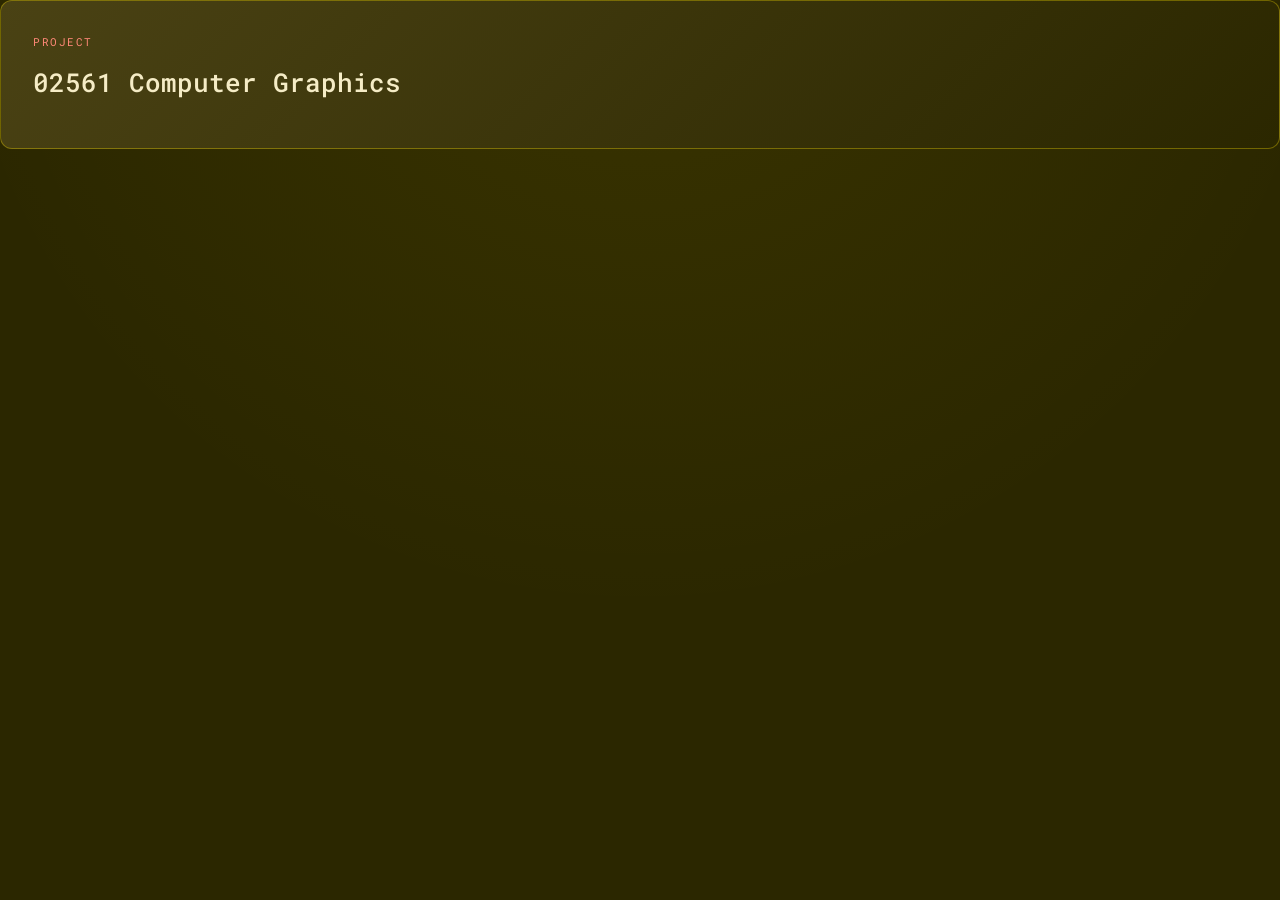
<file: index.html>
<html lang="en"><head>
    <meta charset="UTF-8">
    <meta name="viewport" content="width=device-width, initial-scale=1.0">

    <link rel="stylesheet" href="computergraphics/general.css">

    <title>Computer Graphics</title>

</head>
<body>

    <h1></h1>
    <a class="card card--feature" href="computergraphics/index.html">
        <span class="card-tag">Project</span>
        <h3>02561 Computer Graphics</h3>
        <span class="card-arrow">&rarr;</span>
    </a>
</body></html>
</file>
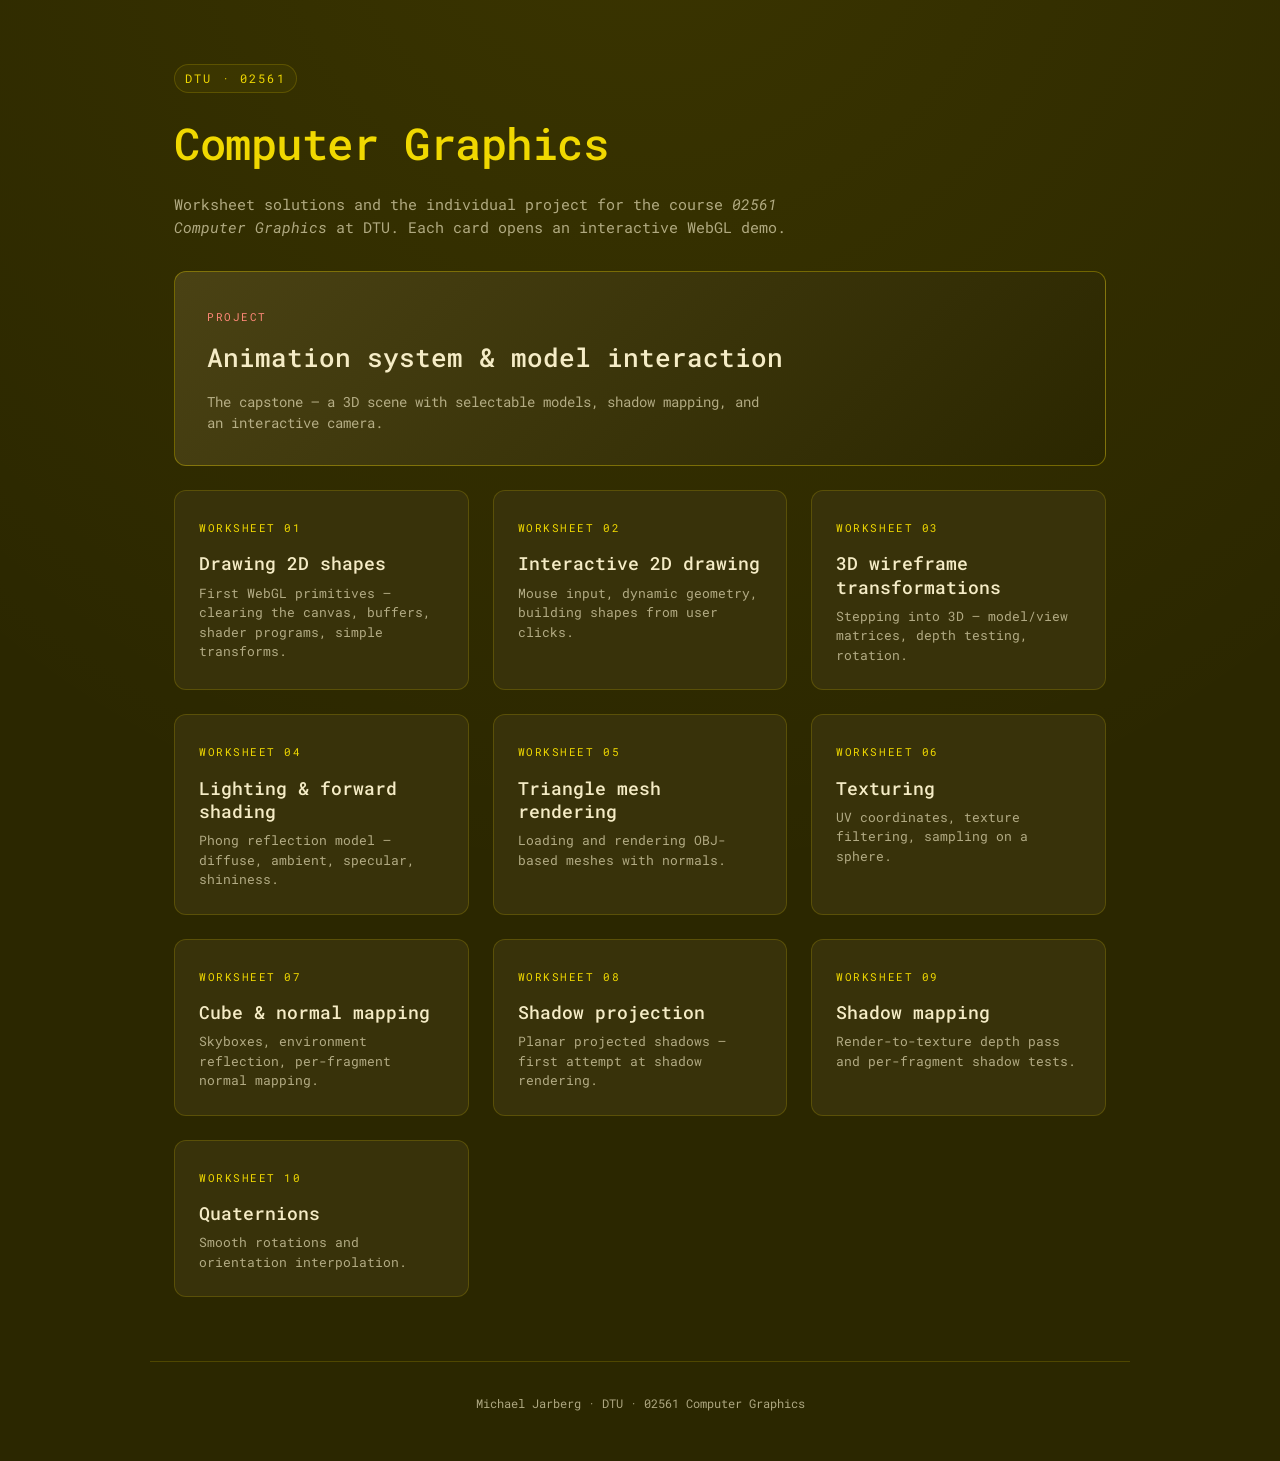
<file: computergraphics/index.html>
<!doctype html>
<html lang="en">
<head>
    <meta charset="UTF-8">
    <meta name="viewport" content="width=device-width, initial-scale=1.0">
    <link rel="stylesheet" href="general.css">
    <title>02561 Computer Graphics</title>
</head>
<body>

<header class="site-header">
    <span class="eyebrow">DTU &middot; 02561</span>
    <h1>Computer Graphics</h1>
    <p>Worksheet solutions and the individual project for the course <em>02561 Computer Graphics</em> at DTU. Each card opens an interactive WebGL demo.</p>
</header>

<main class="cards">

    <a class="card card--feature" href="Project/">
        <span class="card-tag">Project</span>
        <h3>Animation system &amp; model interaction</h3>
        <p>The capstone &mdash; a 3D scene with selectable models, shadow mapping, and an interactive camera.</p>
        <span class="card-arrow">&rarr;</span>
    </a>

    <a class="card" href="Worksheet01/">
        <span class="card-tag">Worksheet 01</span>
        <h3>Drawing 2D shapes</h3>
        <p>First WebGL primitives &mdash; clearing the canvas, buffers, shader programs, simple transforms.</p>
        <span class="card-arrow">&rarr;</span>
    </a>

    <a class="card" href="Worksheet02/">
        <span class="card-tag">Worksheet 02</span>
        <h3>Interactive 2D drawing</h3>
        <p>Mouse input, dynamic geometry, building shapes from user clicks.</p>
        <span class="card-arrow">&rarr;</span>
    </a>

    <a class="card" href="Worksheet03/">
        <span class="card-tag">Worksheet 03</span>
        <h3>3D wireframe transformations</h3>
        <p>Stepping into 3D &mdash; model/view matrices, depth testing, rotation.</p>
        <span class="card-arrow">&rarr;</span>
    </a>

    <a class="card" href="Worksheet04/">
        <span class="card-tag">Worksheet 04</span>
        <h3>Lighting &amp; forward shading</h3>
        <p>Phong reflection model &mdash; diffuse, ambient, specular, shininess.</p>
        <span class="card-arrow">&rarr;</span>
    </a>

    <a class="card" href="Worksheet05/">
        <span class="card-tag">Worksheet 05</span>
        <h3>Triangle mesh rendering</h3>
        <p>Loading and rendering OBJ-based meshes with normals.</p>
        <span class="card-arrow">&rarr;</span>
    </a>

    <a class="card" href="Worksheet06/">
        <span class="card-tag">Worksheet 06</span>
        <h3>Texturing</h3>
        <p>UV coordinates, texture filtering, sampling on a sphere.</p>
        <span class="card-arrow">&rarr;</span>
    </a>

    <a class="card" href="Worksheet07/">
        <span class="card-tag">Worksheet 07</span>
        <h3>Cube &amp; normal mapping</h3>
        <p>Skyboxes, environment reflection, per-fragment normal mapping.</p>
        <span class="card-arrow">&rarr;</span>
    </a>

    <a class="card" href="Worksheet08/">
        <span class="card-tag">Worksheet 08</span>
        <h3>Shadow projection</h3>
        <p>Planar projected shadows &mdash; first attempt at shadow rendering.</p>
        <span class="card-arrow">&rarr;</span>
    </a>

    <a class="card" href="Worksheet09/">
        <span class="card-tag">Worksheet 09</span>
        <h3>Shadow mapping</h3>
        <p>Render-to-texture depth pass and per-fragment shadow tests.</p>
        <span class="card-arrow">&rarr;</span>
    </a>

    <a class="card" href="Worksheet10/">
        <span class="card-tag">Worksheet 10</span>
        <h3>Quaternions</h3>
        <p>Smooth rotations and orientation interpolation.</p>
        <span class="card-arrow">&rarr;</span>
    </a>

</main>

<footer class="site-footer">
    Michael Jarberg &middot; DTU &middot; 02561 Computer Graphics
</footer>

</body>
</html>
</file>
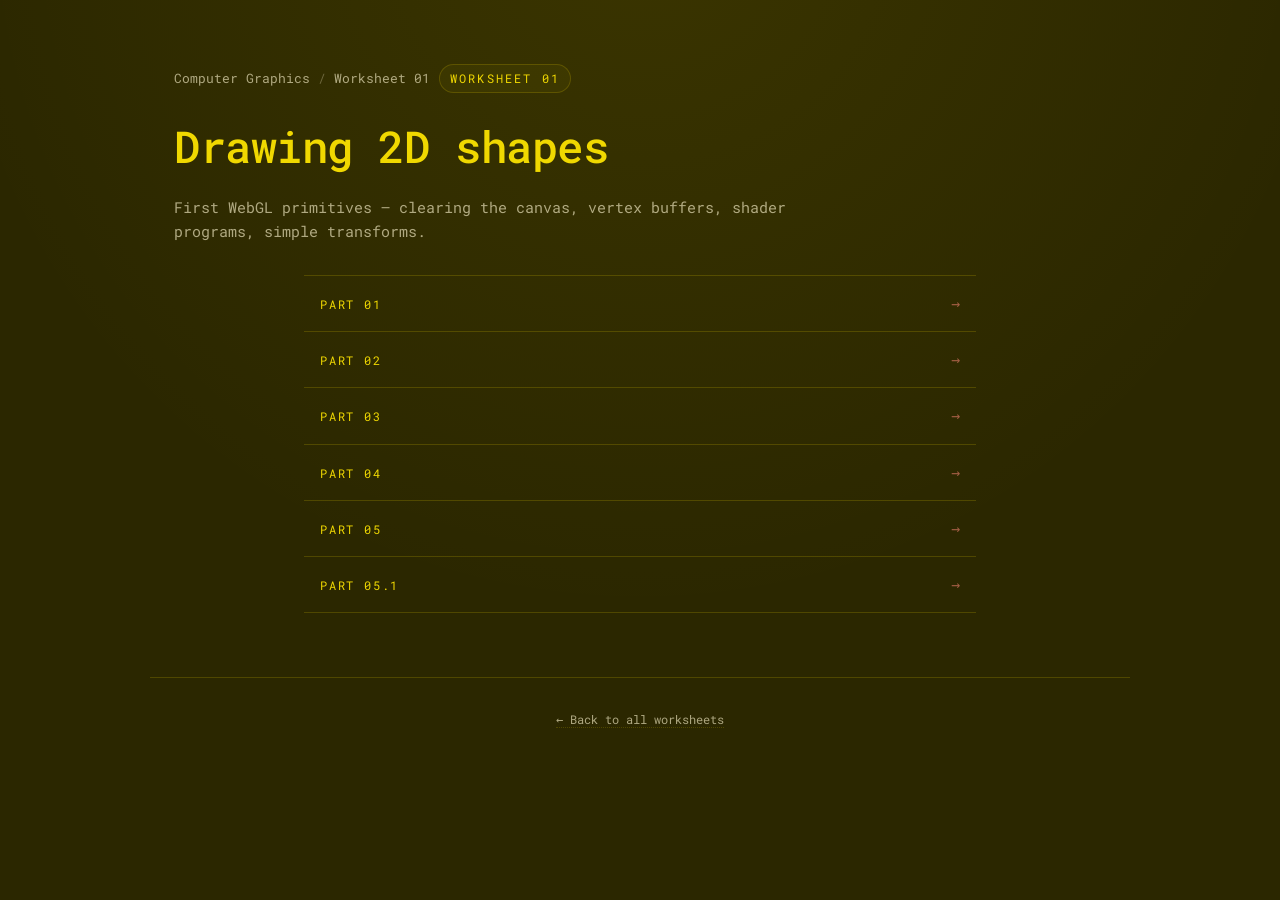
<file: computergraphics/Worksheet01/index.html>
<!doctype html>
<html lang="en">
<head>
    <meta charset="UTF-8">
    <meta name="viewport" content="width=device-width, initial-scale=1.0">
    <link rel="stylesheet" href="../general.css">
    <title>Worksheet 01 &middot; Computer Graphics</title>
</head>
<body>

<header class="site-header">
    <div class="breadcrumb">
        <a href="../">Computer Graphics</a>
        <span class="sep">/</span>
        <span>Worksheet 01</span>
    </div>
    <span class="eyebrow">Worksheet 01</span>
    <h1>Drawing 2D shapes</h1>
    <p>First WebGL primitives &mdash; clearing the canvas, vertex buffers, shader programs, simple transforms.</p>
</header>

<ul class="parts-list">
    <li><a href="part01/main"><span><span class="part-num">PART 01</span></span><span class="part-arrow">&rarr;</span></a></li>
    <li><a href="part02/main"><span><span class="part-num">PART 02</span></span><span class="part-arrow">&rarr;</span></a></li>
    <li><a href="part03/main"><span><span class="part-num">PART 03</span></span><span class="part-arrow">&rarr;</span></a></li>
    <li><a href="part04/main"><span><span class="part-num">PART 04</span></span><span class="part-arrow">&rarr;</span></a></li>
    <li><a href="part05/main"><span><span class="part-num">PART 05</span></span><span class="part-arrow">&rarr;</span></a></li>
    <li><a href="part05_01/main"><span><span class="part-num">PART 05.1</span></span><span class="part-arrow">&rarr;</span></a></li>
</ul>

<footer class="site-footer">
    <a href="../">&larr; Back to all worksheets</a>
</footer>

</body>
</html>
</file>
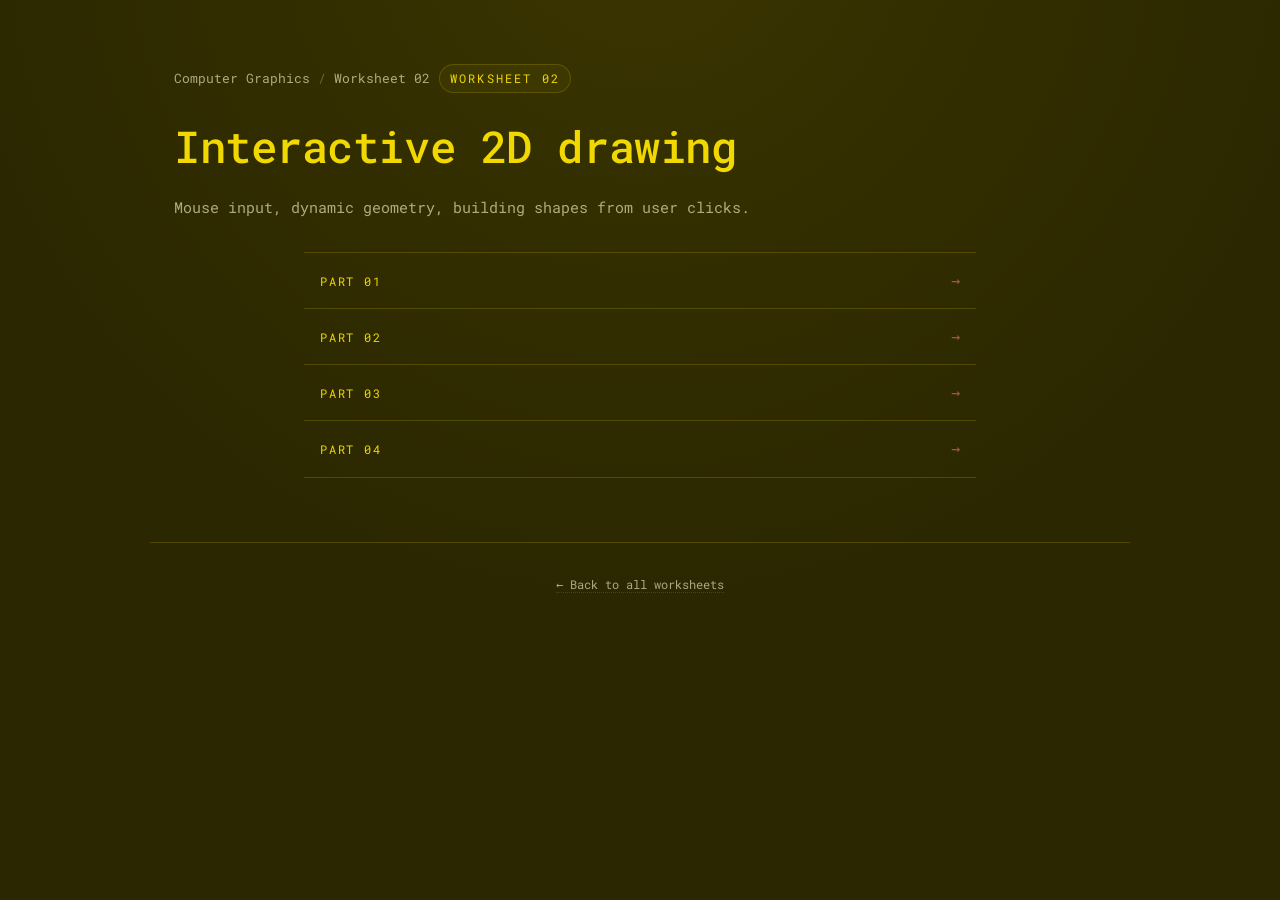
<file: computergraphics/Worksheet02/index.html>
<!doctype html>
<html lang="en">
<head>
    <meta charset="UTF-8">
    <meta name="viewport" content="width=device-width, initial-scale=1.0">
    <link rel="stylesheet" href="../general.css">
    <title>Worksheet 02 &middot; Computer Graphics</title>
</head>
<body>

<header class="site-header">
    <div class="breadcrumb">
        <a href="../">Computer Graphics</a>
        <span class="sep">/</span>
        <span>Worksheet 02</span>
    </div>
    <span class="eyebrow">Worksheet 02</span>
    <h1>Interactive 2D drawing</h1>
    <p>Mouse input, dynamic geometry, building shapes from user clicks.</p>
</header>

<ul class="parts-list">
    <li><a href="part01/main"><span><span class="part-num">PART 01</span></span><span class="part-arrow">&rarr;</span></a></li>
    <li><a href="part02/main"><span><span class="part-num">PART 02</span></span><span class="part-arrow">&rarr;</span></a></li>
    <li><a href="part03/main"><span><span class="part-num">PART 03</span></span><span class="part-arrow">&rarr;</span></a></li>
    <li><a href="part04/main"><span><span class="part-num">PART 04</span></span><span class="part-arrow">&rarr;</span></a></li>
</ul>

<footer class="site-footer">
    <a href="../">&larr; Back to all worksheets</a>
</footer>

</body>
</html>
</file>
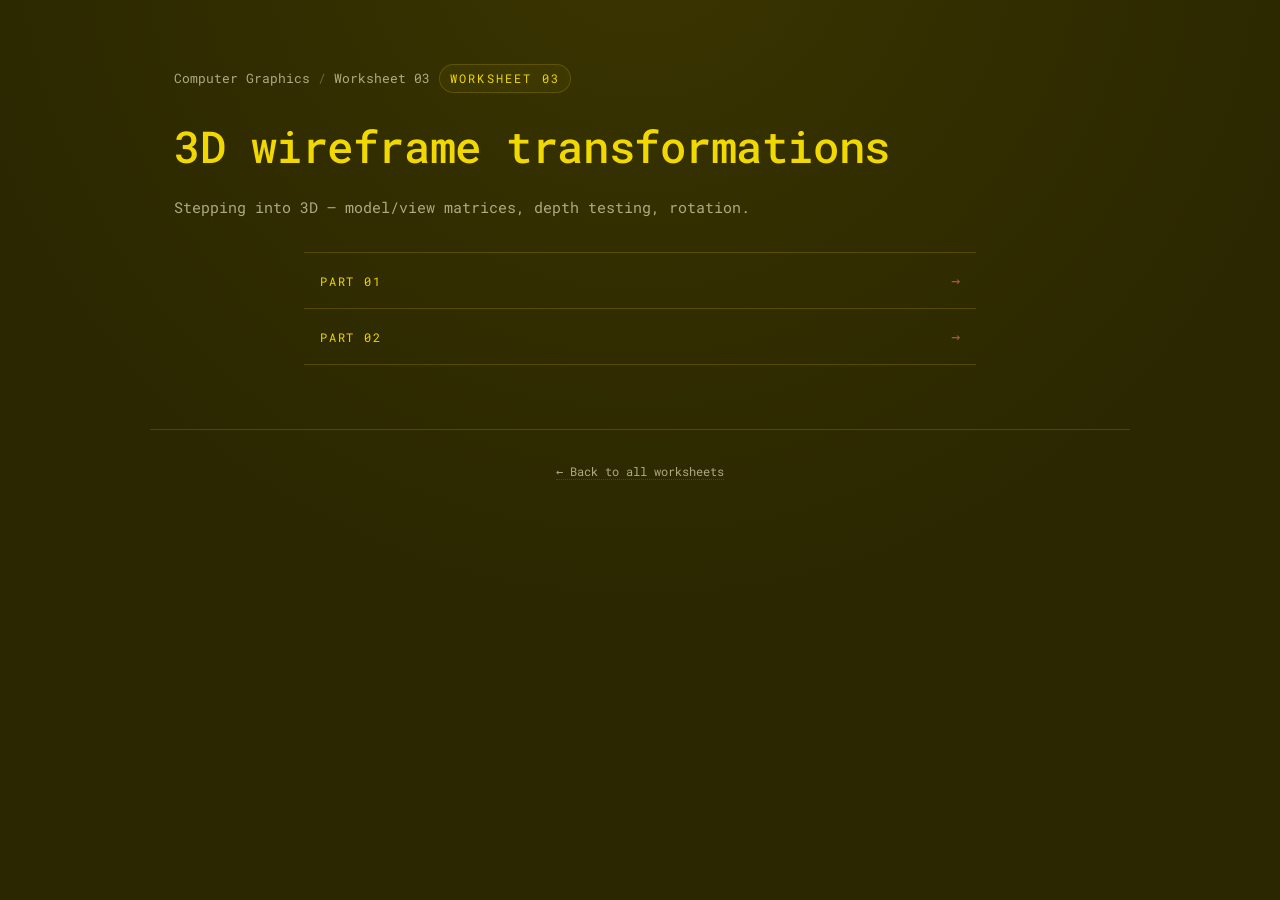
<file: computergraphics/Worksheet03/index.html>
<!doctype html>
<html lang="en">
<head>
    <meta charset="UTF-8">
    <meta name="viewport" content="width=device-width, initial-scale=1.0">
    <link rel="stylesheet" href="../general.css">
    <title>Worksheet 03 &middot; Computer Graphics</title>
</head>
<body>

<header class="site-header">
    <div class="breadcrumb">
        <a href="../">Computer Graphics</a>
        <span class="sep">/</span>
        <span>Worksheet 03</span>
    </div>
    <span class="eyebrow">Worksheet 03</span>
    <h1>3D wireframe transformations</h1>
    <p>Stepping into 3D &mdash; model/view matrices, depth testing, rotation.</p>
</header>

<ul class="parts-list">
    <li><a href="part01/main"><span><span class="part-num">PART 01</span></span><span class="part-arrow">&rarr;</span></a></li>
    <li><a href="part02/main"><span><span class="part-num">PART 02</span></span><span class="part-arrow">&rarr;</span></a></li>
</ul>

<footer class="site-footer">
    <a href="../">&larr; Back to all worksheets</a>
</footer>

</body>
</html>
</file>
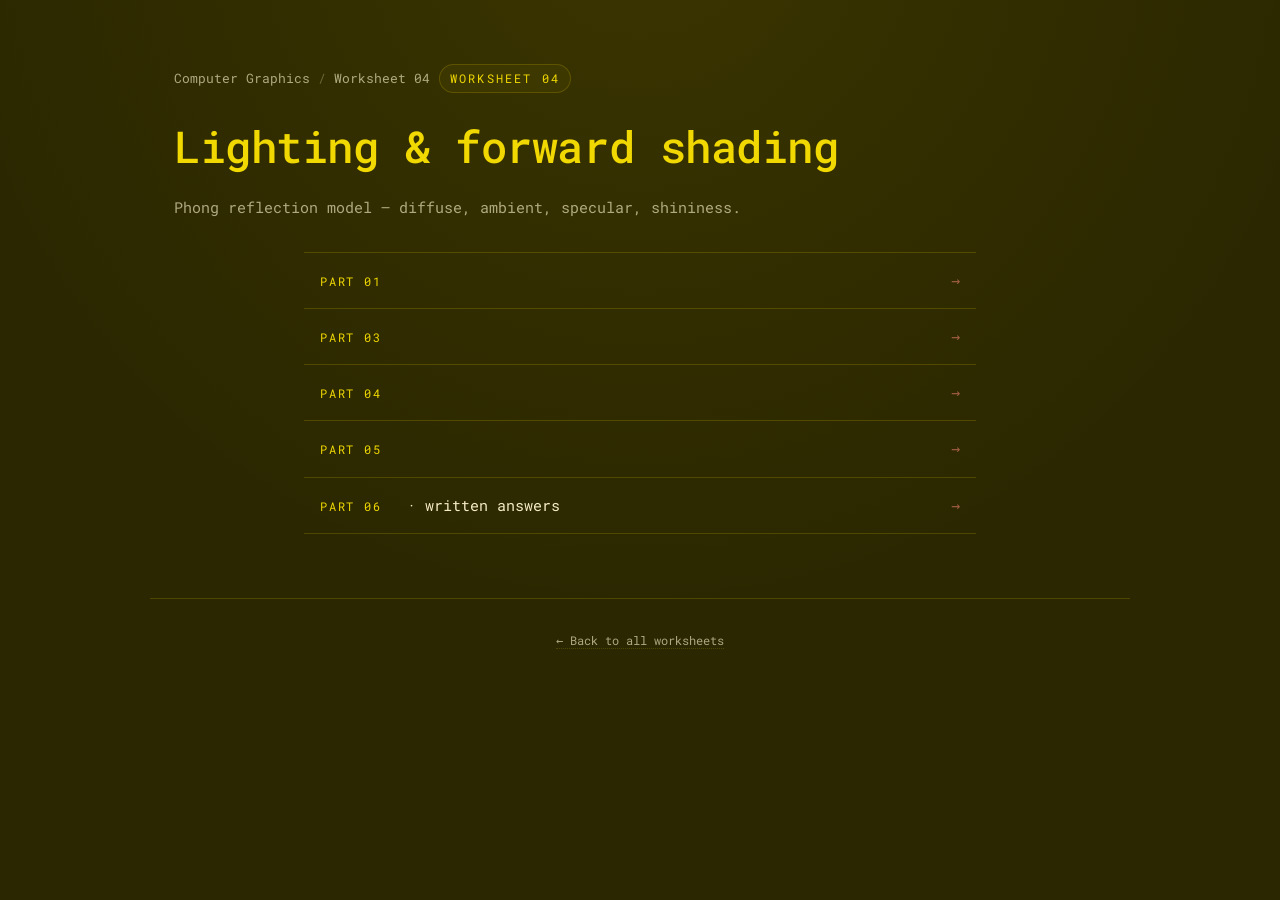
<file: computergraphics/Worksheet04/index.html>
<!doctype html>
<html lang="en">
<head>
    <meta charset="UTF-8">
    <meta name="viewport" content="width=device-width, initial-scale=1.0">
    <link rel="stylesheet" href="../general.css">
    <title>Worksheet 04 &middot; Computer Graphics</title>
</head>
<body>

<header class="site-header">
    <div class="breadcrumb">
        <a href="../">Computer Graphics</a>
        <span class="sep">/</span>
        <span>Worksheet 04</span>
    </div>
    <span class="eyebrow">Worksheet 04</span>
    <h1>Lighting &amp; forward shading</h1>
    <p>Phong reflection model &mdash; diffuse, ambient, specular, shininess.</p>
</header>

<ul class="parts-list">
    <li><a href="part01/main"><span><span class="part-num">PART 01</span></span><span class="part-arrow">&rarr;</span></a></li>
    <li><a href="part03/main"><span><span class="part-num">PART 03</span></span><span class="part-arrow">&rarr;</span></a></li>
    <li><a href="part04/main"><span><span class="part-num">PART 04</span></span><span class="part-arrow">&rarr;</span></a></li>
    <li><a href="part05/main"><span><span class="part-num">PART 05</span></span><span class="part-arrow">&rarr;</span></a></li>
    <li><a href="part06/main"><span><span class="part-num">PART 06</span> &middot; written answers</span><span class="part-arrow">&rarr;</span></a></li>
</ul>

<footer class="site-footer">
    <a href="../">&larr; Back to all worksheets</a>
</footer>

</body>
</html>
</file>
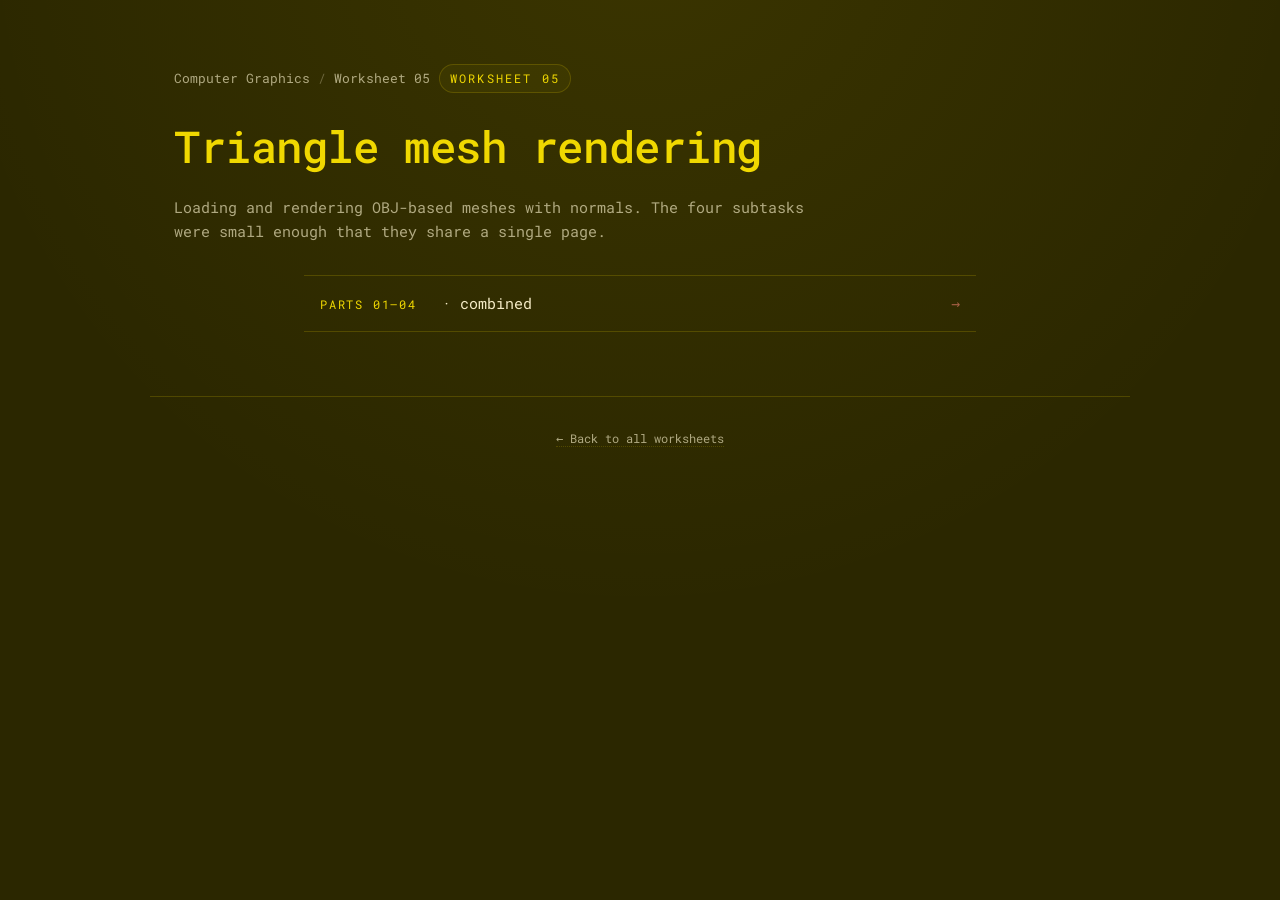
<file: computergraphics/Worksheet05/index.html>
<!doctype html>
<html lang="en">
<head>
    <meta charset="UTF-8">
    <meta name="viewport" content="width=device-width, initial-scale=1.0">
    <link rel="stylesheet" href="../general.css">
    <title>Worksheet 05 &middot; Computer Graphics</title>
</head>
<body>

<header class="site-header">
    <div class="breadcrumb">
        <a href="../">Computer Graphics</a>
        <span class="sep">/</span>
        <span>Worksheet 05</span>
    </div>
    <span class="eyebrow">Worksheet 05</span>
    <h1>Triangle mesh rendering</h1>
    <p>Loading and rendering OBJ-based meshes with normals. The four subtasks were small enough that they share a single page.</p>
</header>

<ul class="parts-list">
    <li><a href="part02/main"><span><span class="part-num">PARTS 01&ndash;04</span> &middot; combined</span><span class="part-arrow">&rarr;</span></a></li>
</ul>

<footer class="site-footer">
    <a href="../">&larr; Back to all worksheets</a>
</footer>

</body>
</html>
</file>
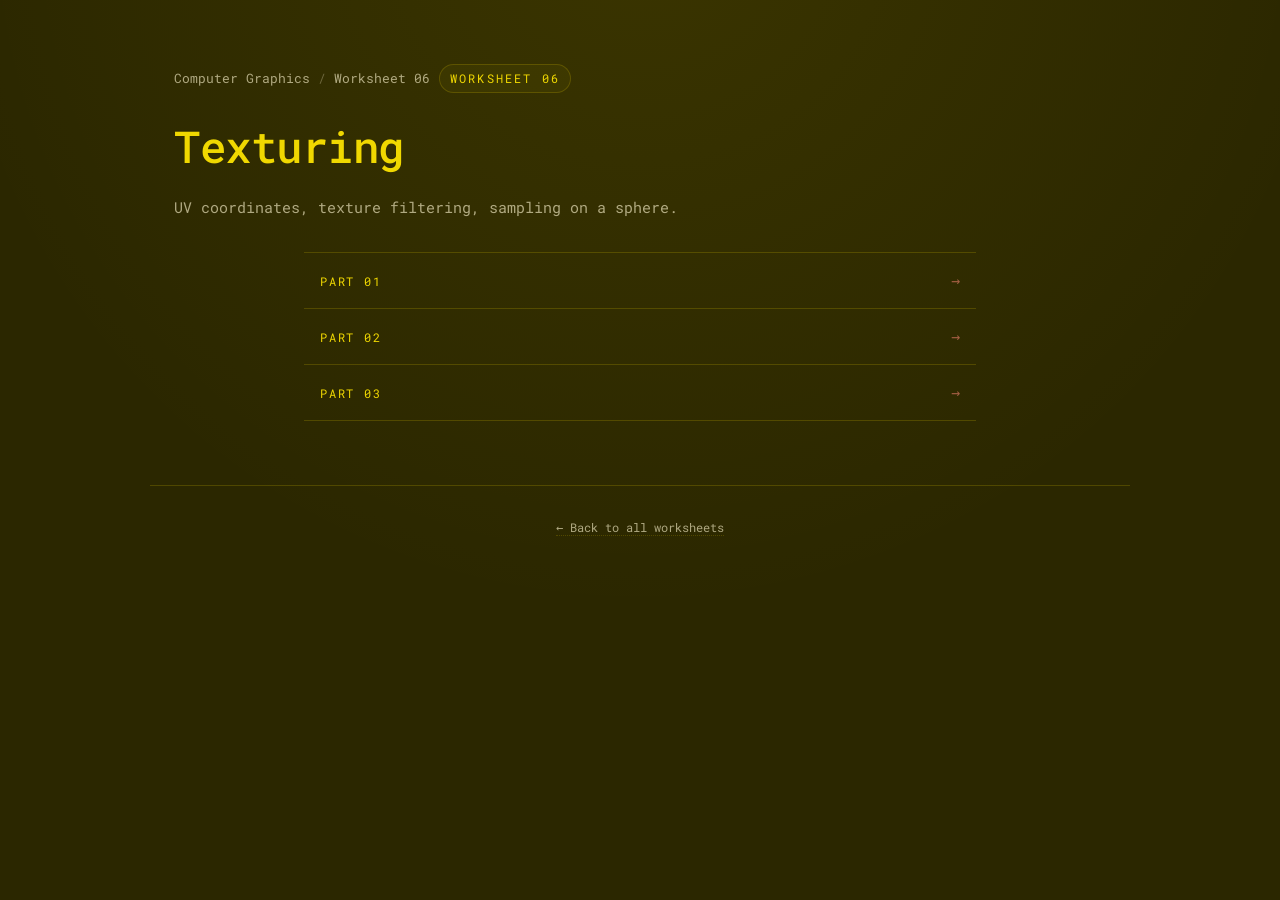
<file: computergraphics/Worksheet06/index.html>
<!doctype html>
<html lang="en">
<head>
    <meta charset="UTF-8">
    <meta name="viewport" content="width=device-width, initial-scale=1.0">
    <link rel="stylesheet" href="../general.css">
    <title>Worksheet 06 &middot; Computer Graphics</title>
</head>
<body>

<header class="site-header">
    <div class="breadcrumb">
        <a href="../">Computer Graphics</a>
        <span class="sep">/</span>
        <span>Worksheet 06</span>
    </div>
    <span class="eyebrow">Worksheet 06</span>
    <h1>Texturing</h1>
    <p>UV coordinates, texture filtering, sampling on a sphere.</p>
</header>

<ul class="parts-list">
    <li><a href="part01/main"><span><span class="part-num">PART 01</span></span><span class="part-arrow">&rarr;</span></a></li>
    <li><a href="part02/main"><span><span class="part-num">PART 02</span></span><span class="part-arrow">&rarr;</span></a></li>
    <li><a href="part03/main"><span><span class="part-num">PART 03</span></span><span class="part-arrow">&rarr;</span></a></li>
</ul>

<footer class="site-footer">
    <a href="../">&larr; Back to all worksheets</a>
</footer>

</body>
</html>
</file>
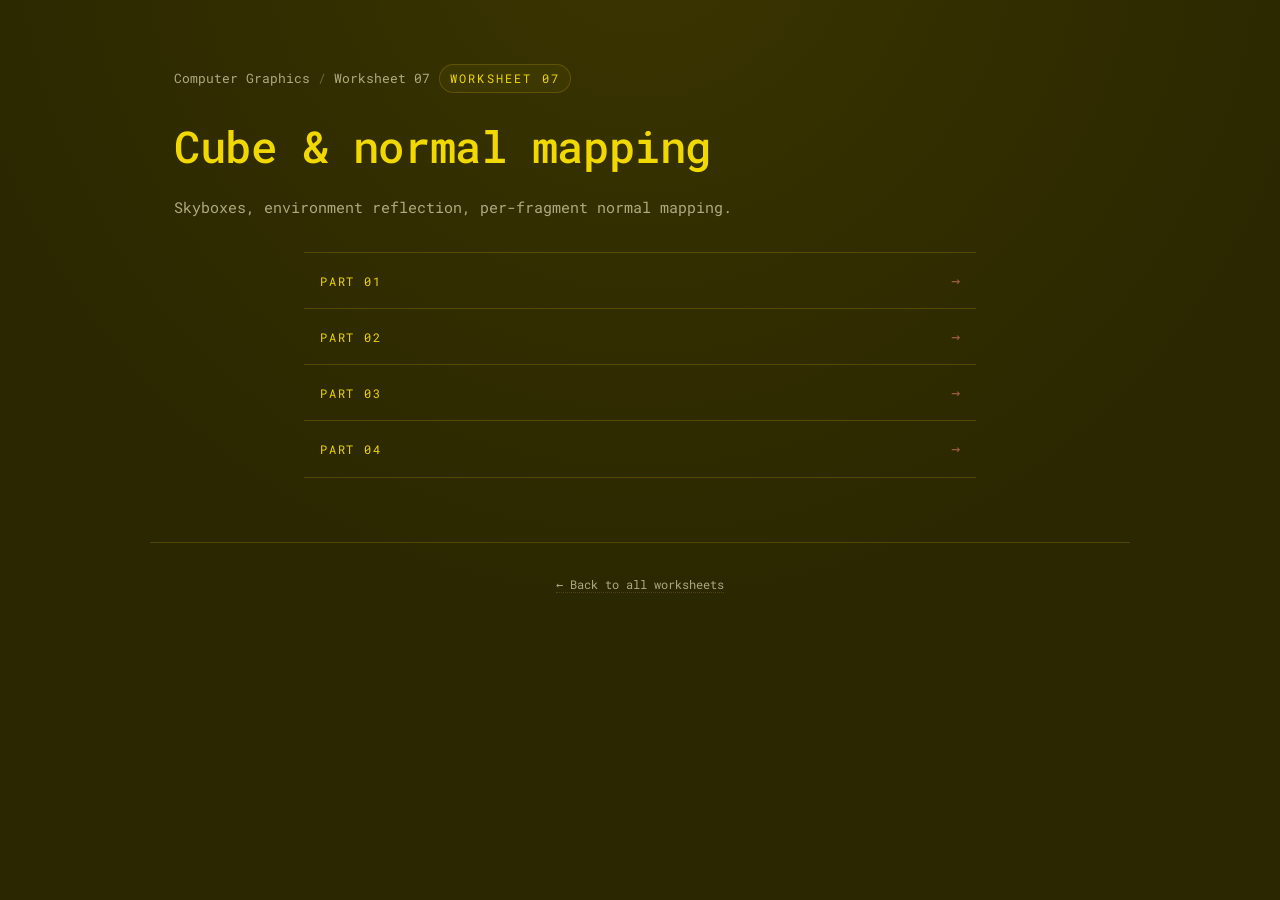
<file: computergraphics/Worksheet07/index.html>
<!doctype html>
<html lang="en">
<head>
    <meta charset="UTF-8">
    <meta name="viewport" content="width=device-width, initial-scale=1.0">
    <link rel="stylesheet" href="../general.css">
    <title>Worksheet 07 &middot; Computer Graphics</title>
</head>
<body>

<header class="site-header">
    <div class="breadcrumb">
        <a href="../">Computer Graphics</a>
        <span class="sep">/</span>
        <span>Worksheet 07</span>
    </div>
    <span class="eyebrow">Worksheet 07</span>
    <h1>Cube &amp; normal mapping</h1>
    <p>Skyboxes, environment reflection, per-fragment normal mapping.</p>
</header>

<ul class="parts-list">
    <li><a href="part01/main"><span><span class="part-num">PART 01</span></span><span class="part-arrow">&rarr;</span></a></li>
    <li><a href="part02/main"><span><span class="part-num">PART 02</span></span><span class="part-arrow">&rarr;</span></a></li>
    <li><a href="part03/main"><span><span class="part-num">PART 03</span></span><span class="part-arrow">&rarr;</span></a></li>
    <li><a href="part04/main"><span><span class="part-num">PART 04</span></span><span class="part-arrow">&rarr;</span></a></li>
</ul>

<footer class="site-footer">
    <a href="../">&larr; Back to all worksheets</a>
</footer>

</body>
</html>
</file>
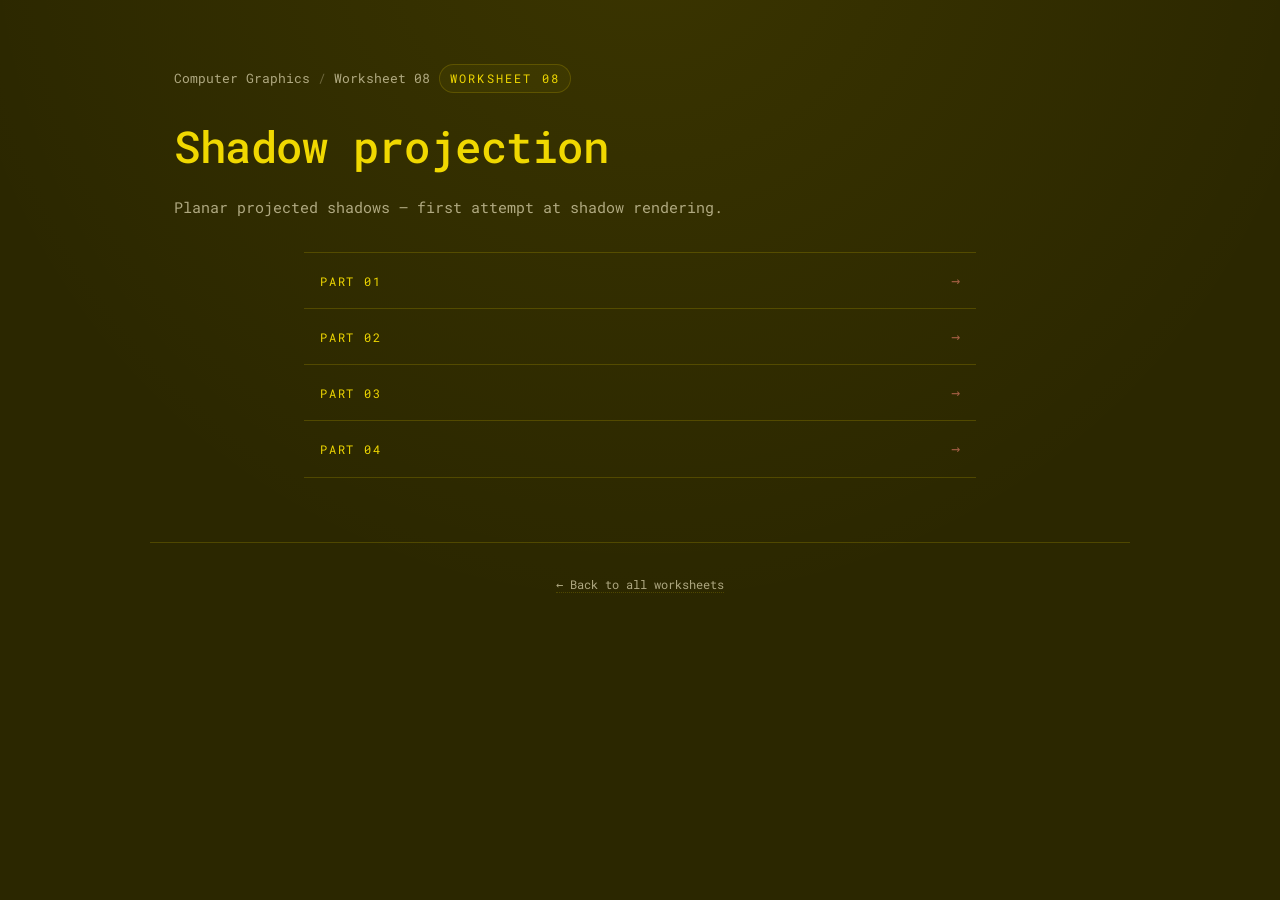
<file: computergraphics/Worksheet08/index.html>
<!doctype html>
<html lang="en">
<head>
    <meta charset="UTF-8">
    <meta name="viewport" content="width=device-width, initial-scale=1.0">
    <link rel="stylesheet" href="../general.css">
    <title>Worksheet 08 &middot; Computer Graphics</title>
</head>
<body>

<header class="site-header">
    <div class="breadcrumb">
        <a href="../">Computer Graphics</a>
        <span class="sep">/</span>
        <span>Worksheet 08</span>
    </div>
    <span class="eyebrow">Worksheet 08</span>
    <h1>Shadow projection</h1>
    <p>Planar projected shadows &mdash; first attempt at shadow rendering.</p>
</header>

<ul class="parts-list">
    <li><a href="part01/main"><span><span class="part-num">PART 01</span></span><span class="part-arrow">&rarr;</span></a></li>
    <li><a href="part02/main"><span><span class="part-num">PART 02</span></span><span class="part-arrow">&rarr;</span></a></li>
    <li><a href="part03/main"><span><span class="part-num">PART 03</span></span><span class="part-arrow">&rarr;</span></a></li>
    <li><a href="part04/main"><span><span class="part-num">PART 04</span></span><span class="part-arrow">&rarr;</span></a></li>
</ul>

<footer class="site-footer">
    <a href="../">&larr; Back to all worksheets</a>
</footer>

</body>
</html>
</file>
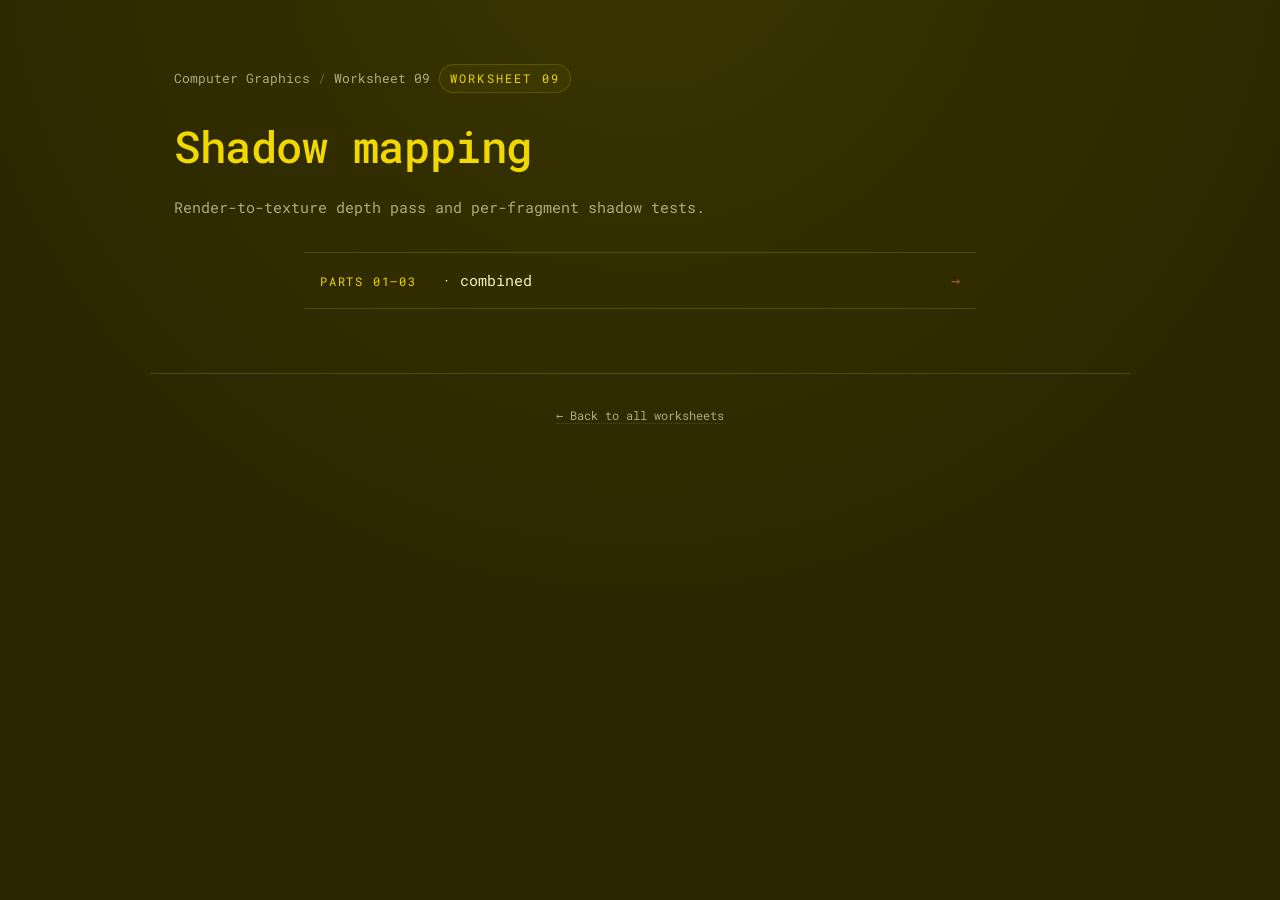
<file: computergraphics/Worksheet09/index.html>
<!doctype html>
<html lang="en">
<head>
    <meta charset="UTF-8">
    <meta name="viewport" content="width=device-width, initial-scale=1.0">
    <link rel="stylesheet" href="../general.css">
    <title>Worksheet 09 &middot; Computer Graphics</title>
</head>
<body>

<header class="site-header">
    <div class="breadcrumb">
        <a href="../">Computer Graphics</a>
        <span class="sep">/</span>
        <span>Worksheet 09</span>
    </div>
    <span class="eyebrow">Worksheet 09</span>
    <h1>Shadow mapping</h1>
    <p>Render-to-texture depth pass and per-fragment shadow tests.</p>
</header>

<ul class="parts-list">
    <li><a href="part02/main"><span><span class="part-num">PARTS 01&ndash;03</span> &middot; combined</span><span class="part-arrow">&rarr;</span></a></li>
</ul>

<footer class="site-footer">
    <a href="../">&larr; Back to all worksheets</a>
</footer>

</body>
</html>
</file>
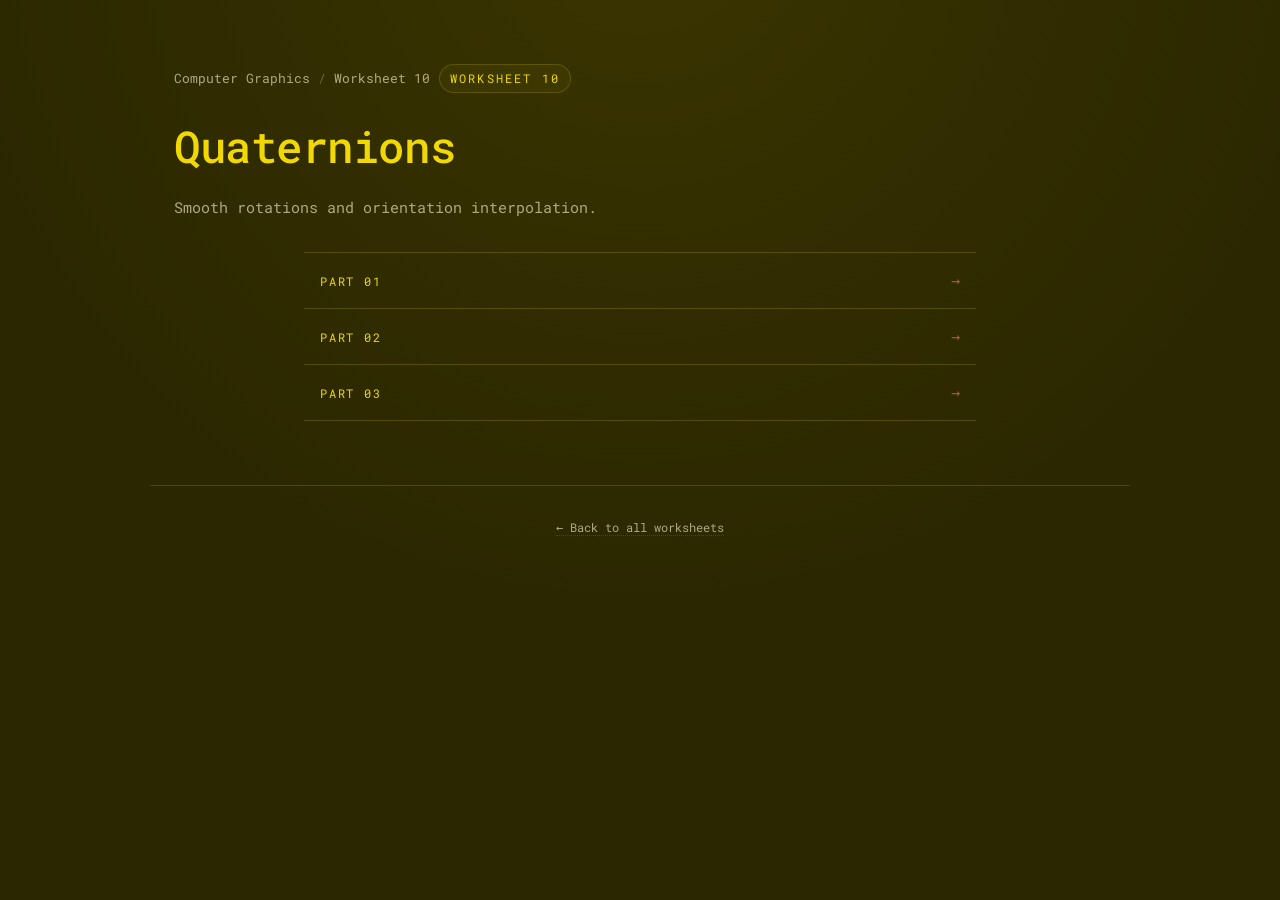
<file: computergraphics/Worksheet10/index.html>
<!doctype html>
<html lang="en">
<head>
    <meta charset="UTF-8">
    <meta name="viewport" content="width=device-width, initial-scale=1.0">
    <link rel="stylesheet" href="../general.css">
    <title>Worksheet 10 &middot; Computer Graphics</title>
</head>
<body>

<header class="site-header">
    <div class="breadcrumb">
        <a href="../">Computer Graphics</a>
        <span class="sep">/</span>
        <span>Worksheet 10</span>
    </div>
    <span class="eyebrow">Worksheet 10</span>
    <h1>Quaternions</h1>
    <p>Smooth rotations and orientation interpolation.</p>
</header>

<ul class="parts-list">
    <li><a href="part01/main"><span><span class="part-num">PART 01</span></span><span class="part-arrow">&rarr;</span></a></li>
    <li><a href="part02/main"><span><span class="part-num">PART 02</span></span><span class="part-arrow">&rarr;</span></a></li>
    <li><a href="part03/main"><span><span class="part-num">PART 03</span></span><span class="part-arrow">&rarr;</span></a></li>
</ul>

<footer class="site-footer">
    <a href="../">&larr; Back to all worksheets</a>
</footer>

</body>
</html>
</file>
<file: computergraphics/general.css>
@import url('https://fonts.googleapis.com/css?family=Roboto+Mono:wght@300;400;500;700&display=swap');

/* =========================================================== */
/*  Design tokens                                              */
/* =========================================================== */

:root {
    /* Original palette — preserved so canvas pages stay on-brand */
    --color_primary: #f0d800;          /* mustard yellow */
    --color_primary_dark: #2b2700;     /* deep brown bg */
    --color_secondary: #333540;        /* slate (toolbox panels) */
    --color_accent: #ff8878;           /* coral */
    --color_code: #dad1a2;             /* muted parchment */

    /* Extended palette for the redesigned pages */
    --color_card: #38320a;
    --color_card_hover: #4a4214;
    --color_border: rgba(240, 216, 0, 0.18);
    --color_text: #f5ecc6;
    --color_muted: rgba(245, 236, 198, 0.65);

    --radius: 12px;
    --radius_sm: 6px;

    --space_1: 8px;
    --space_2: 16px;
    --space_3: 24px;
    --space_4: 32px;
    --space_5: 48px;
    --space_6: 64px;

    --font_mono: 'Roboto Mono', ui-monospace, SFMono-Regular, Menlo, Monaco, monospace;

    --shadow_md: 0 4px 16px rgba(0, 0, 0, 0.45);
}

* { box-sizing: border-box; }

html, body {
    margin: 0;
    padding: 0;
    background-color: var(--color_primary_dark);
    color: var(--color_text);
    font-family: var(--font_mono);
    font-size: 15px;
    line-height: 1.55;
    -webkit-font-smoothing: antialiased;
    -moz-osx-font-smoothing: grayscale;
}

body {
    background:
        radial-gradient(circle at 50% -10%, rgba(240, 216, 0, 0.08), transparent 60%),
        var(--color_primary_dark);
    min-height: 100vh;
}

a {
    color: var(--color_accent);
    text-decoration: none;
    transition: color 0.15s ease;
}
a:hover { color: var(--color_primary); }

/* =========================================================== */
/*  Site header                                                */
/* =========================================================== */

.site-header {
    max-width: 980px;
    margin: 0 auto;
    padding: var(--space_6) var(--space_3) var(--space_4);
    text-align: left;
}
.site-header .breadcrumb {
    display: inline-flex;
    align-items: center;
    gap: var(--space_1);
    margin-bottom: var(--space_3);
    font-size: 13px;
    color: var(--color_muted);
}
.site-header .breadcrumb a { color: var(--color_muted); }
.site-header .breadcrumb a:hover { color: var(--color_primary); }
.site-header .breadcrumb .sep { color: rgba(245, 236, 198, 0.3); }

.site-header .eyebrow {
    display: inline-block;
    color: var(--color_primary);
    font-size: 12px;
    letter-spacing: 0.18em;
    text-transform: uppercase;
    margin-bottom: var(--space_2);
    padding: 4px 10px;
    border: 1px solid var(--color_border);
    border-radius: 999px;
    background: rgba(240, 216, 0, 0.04);
}

.site-header h1 {
    font-family: var(--font_mono);
    font-weight: 500;
    font-size: clamp(28px, 4vw, 44px);
    letter-spacing: -0.01em;
    margin: 0 0 var(--space_2);
    color: var(--color_primary);
}
.site-header p {
    margin: 0;
    color: var(--color_muted);
    max-width: 640px;
}

/* =========================================================== */
/*  Card grid (landing)                                        */
/* =========================================================== */

.cards {
    max-width: 980px;
    margin: 0 auto;
    padding: 0 var(--space_3) var(--space_6);
    display: grid;
    grid-template-columns: repeat(auto-fill, minmax(260px, 1fr));
    gap: var(--space_3);
}

.card {
    display: block;
    padding: var(--space_3);
    background: var(--color_card);
    border: 1px solid var(--color_border);
    border-radius: var(--radius);
    color: var(--color_text);
    transition: transform 0.15s ease, background 0.15s ease, border-color 0.15s ease;
    text-decoration: none;
    position: relative;
    overflow: hidden;
}
.card:hover {
    background: var(--color_card_hover);
    border-color: rgba(240, 216, 0, 0.45);
    transform: translateY(-2px);
}
.card .card-tag {
    display: inline-block;
    color: var(--color_primary);
    font-size: 11px;
    letter-spacing: 0.14em;
    text-transform: uppercase;
    margin-bottom: var(--space_2);
}
.card h3 {
    margin: 0 0 var(--space_1);
    font-size: 18px;
    font-weight: 500;
    color: var(--color_text);
    line-height: 1.3;
}
.card p {
    margin: 0;
    color: var(--color_muted);
    font-size: 13px;
    line-height: 1.5;
}
.card .card-arrow {
    position: absolute;
    bottom: var(--space_3);
    right: var(--space_3);
    color: var(--color_accent);
    font-size: 18px;
    opacity: 0;
    transform: translateX(-4px);
    transition: opacity 0.2s ease, transform 0.2s ease;
}
.card:hover .card-arrow {
    opacity: 1;
    transform: translateX(0);
}

/* Hero card for the Project — spans the full row */
.card--feature {
    grid-column: 1 / -1;
    background: linear-gradient(135deg, #4a4214 0%, #2b2700 100%);
    border-color: rgba(240, 216, 0, 0.35);
    padding: var(--space_4);
}
.card--feature .card-tag { color: var(--color_accent); }
.card--feature h3 {
    font-size: clamp(20px, 2.4vw, 26px);
    margin-bottom: var(--space_2);
}
.card--feature p {
    font-size: 14px;
    max-width: 560px;
}

/* =========================================================== */
/*  Parts list (worksheet pages)                               */
/* =========================================================== */

.parts-list {
    max-width: 720px;
    margin: 0 auto var(--space_6);
    padding: 0 var(--space_3);
    list-style: none;
}
.parts-list li {
    margin: 0;
    border-bottom: 1px solid var(--color_border);
}
.parts-list li:first-child {
    border-top: 1px solid var(--color_border);
}
.parts-list a {
    display: flex;
    align-items: center;
    justify-content: space-between;
    padding: var(--space_2);
    color: var(--color_text);
    transition: background 0.15s ease, padding-left 0.15s ease;
}
.parts-list a:hover {
    background: rgba(240, 216, 0, 0.05);
    padding-left: var(--space_3);
    color: var(--color_primary);
}
.parts-list a .part-num {
    color: var(--color_primary);
    font-size: 12px;
    letter-spacing: 0.15em;
    margin-right: var(--space_2);
}
.parts-list a .part-arrow {
    color: var(--color_accent);
    opacity: 0.55;
}
.parts-list a:hover .part-arrow { opacity: 1; }

/* =========================================================== */
/*  Footer                                                     */
/* =========================================================== */

.site-footer {
    max-width: 980px;
    margin: 0 auto;
    padding: var(--space_4) var(--space_3) var(--space_5);
    color: var(--color_muted);
    font-size: 12px;
    text-align: center;
    border-top: 1px solid var(--color_border);
}
.site-footer a {
    color: var(--color_muted);
    border-bottom: 1px dotted var(--color_border);
}
.site-footer a:hover { color: var(--color_primary); }

@media (max-width: 600px) {
    .site-header { padding: var(--space_4) var(--space_2) var(--space_3); }
    .cards { padding: 0 var(--space_2) var(--space_4); gap: var(--space_2); }
    .parts-list { padding: 0 var(--space_2); }
}

/* =========================================================== */
/*  PRESERVED legacy classes                                   */
/*  These are referenced by the interactive canvas pages       */
/*  (Project/index.html and Worksheet*/partNN/main.html).      */
/*  Keeping them functional so existing demos keep working.    */
/* =========================================================== */

.program-container {
    margin: auto;
    max-width: 1100px;
}

.program-container td {
    padding: 0;
    vertical-align: top;
    height: 100%;
}

.canvas {
    margin: 0 auto;
}

.toolbox {
    width: 220px;
    margin: auto;
    border-collapse: collapse;
    background: var(--color_card);
    border: 1px solid var(--color_border);
    border-radius: var(--radius_sm);
    padding: 8px;
    color: var(--color_text);
}
.toolbox-row {
    border-bottom: 1px solid var(--color_border);
}
.toolbox-row td {
    padding-top: 10px;
    padding-bottom: 10px;
    text-align: left;
}
.toolbox .toolbox-row:last-child {
    border-bottom: none;
    padding-bottom: 0;
}
.toolbox b {
    color: var(--color_primary);
    font-weight: 500;
}

.radio-list {
    width: 150px;
    height: 100px;
    background-color: var(--color_secondary);
    margin: auto;
    overflow: auto;
}

.label {
    margin: 0 auto 8px auto;
    font-weight: bold;
}

.description {
    margin: auto;
    margin-top: 1%;
    margin-bottom: 5%;
    width: 55%;
    min-width: 700px;
    text-align: center;
}

.seperator {
    margin: 1%;
    margin-right: auto;
    margin-left: auto;
    width: 60%;
    border-top: dashed;
    border-width: 1.75px;
    opacity: 0.5;
    border-color: white;
}

button {
    height: 28px;
    font-family: var(--font_mono);
    color: var(--color_primary_dark);
    background-color: var(--color_primary);
    border: none;
    padding: 4px 12px;
    border-radius: var(--radius_sm);
    outline: none;
    font-size: 13px;
    cursor: pointer;
    transition: background 0.15s ease, transform 0.15s ease;
}
button:hover {
    background-color: var(--color_accent);
    color: white;
}
button:active { transform: scale(0.97); }

input[type="range"].slider {
    width: 100%;
    accent-color: var(--color_primary);
}
input[type="color"] {
    border: 1px solid var(--color_border);
    border-radius: var(--radius_sm);
    background: var(--color_card);
    cursor: pointer;
    height: 26px;
    width: 50px;
    padding: 0;
}
input[type="checkbox"] {
    accent-color: var(--color_primary);
}

strong {
    display: block;
    margin: 20px;
    font-weight: normal;
    font-style: italic;
    color: var(--color_code);
}

p.fps-text {
    color: var(--color_primary);
    font-size: 12px;
    letter-spacing: 0.1em;
}
</file>
